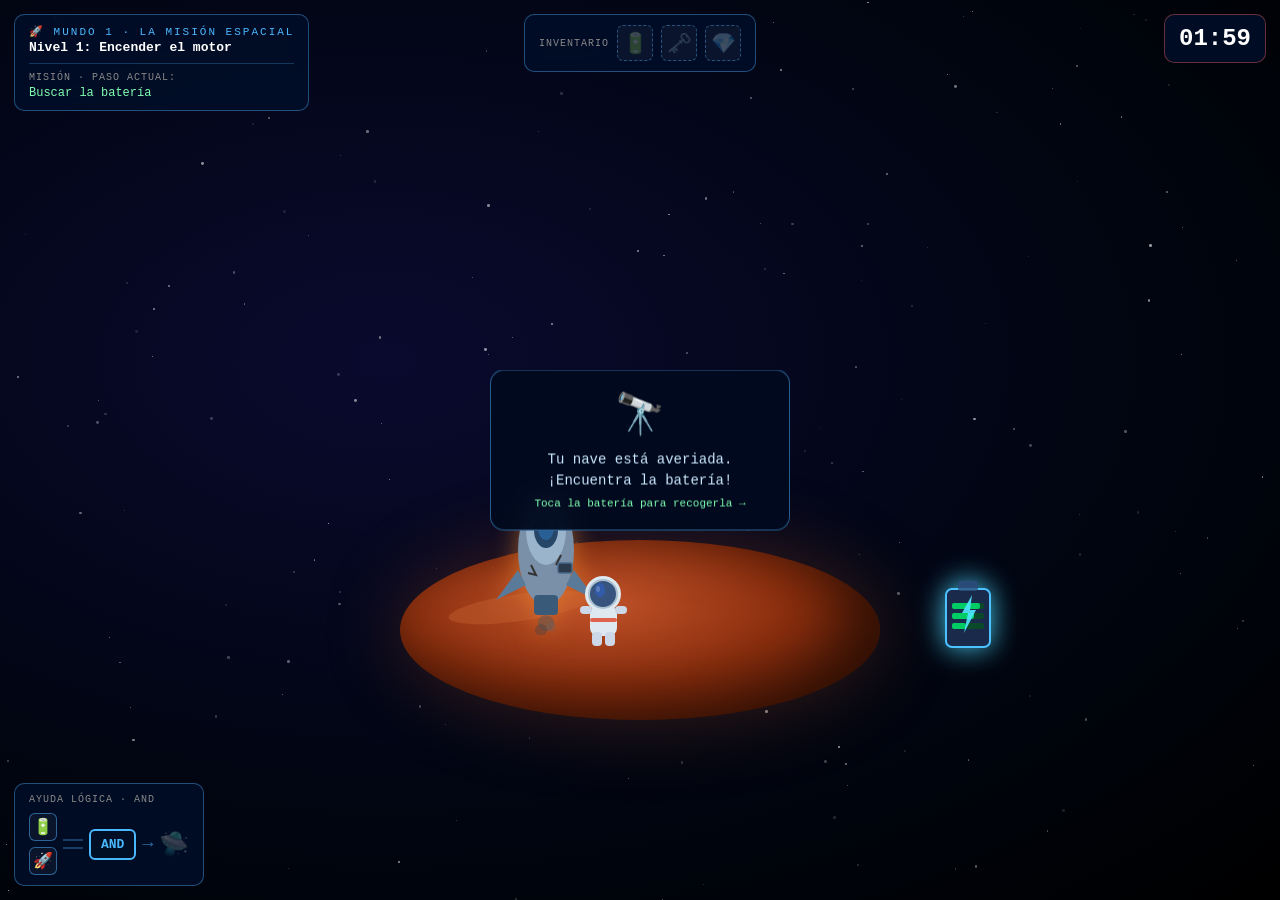
<file: index.html>
<!DOCTYPE html>
<html lang="es">
<head>
  <meta charset="UTF-8" />
  <meta name="viewport" content="width=device-width, initial-scale=1.0, user-scalable=no" />
  <link rel="icon" type="image/x-icon" href="assets/images/favicon.png">
  <title>La Misión Espacial</title>

  <!-- A-Frame -->
  <script src="https://aframe.io/releases/1.5.0/aframe.min.js"></script>

  <!-- Game systems (load first — no DOM dependency) -->
  <script src="src/systems/game-state.js"></script>
  <script src="src/systems/timer.js"></script>

  <!-- A-Frame components -->
  <script src="src/components/battery-pickup.js"></script>
  <script src="src/components/and-gate-logic.js"></script>

  <!-- UI controllers -->
  <script src="src/ui/hud.js"></script>
  <script src="src/ui/inventory.js"></script>
  <script src="src/ui/logic-helper.js"></script>

  <link rel="stylesheet" href="src/ui/hud.css" />
</head>
<body>
  <!--
    Router: loads the correct level scene into #level-mount.
    In a real build (Vite) you'd use dynamic import() or
    fetch() + innerHTML.  For now a simple hash-router works.
  -->
  <div id="level-mount"></div>

   <script>
    const routes = {
      '#level1': 'src/levels/level1-and.html',
      '#level2': 'src/levels/level2-or.html',
      '#level3': 'src/levels/level3-not.html',
      '#level4': 'src/levels/level4-combined.html',
    };
 
    /**
     * innerHTML silently drops <script> tags — the browser won't execute them.
     * This helper re-creates each script as a real DOM element so they run.
     */
    function injectHTML(container, html) {
      // 1. Wipe previous level (stops old timers via their own cleanup if any)
      container.innerHTML = '';
 
      // 2. Parse the incoming HTML string
      const doc = new DOMParser().parseFromString(html, 'text/html');
 
      // 3. Clone every node from <body> into the container
      //    For <script> nodes we must create a fresh element — cloneNode won't execute them
      Array.from(doc.body.childNodes).forEach(node => {
        if (node.nodeName === 'SCRIPT') {
          const s = document.createElement('script');
          // Copy attributes (type, src, defer, etc.)
          Array.from(node.attributes).forEach(a => s.setAttribute(a.name, a.value));
          s.textContent = node.textContent;
          container.appendChild(s);         // ← this triggers execution
        } else {
          container.appendChild(document.importNode(node, true));
        }
      });
 
      // 4. Also pull any <style> blocks from <head> (level-local CSS)
      Array.from(doc.head.querySelectorAll('style')).forEach(node => {
        const s = document.createElement('style');
        s.textContent = node.textContent;
        container.appendChild(s);
      });
    }
 
    async function navigate(hash) {
      const path = routes[hash] || routes['#level1'];
      try {
        const res  = await fetch(path);
        if (!res.ok) throw new Error(`HTTP ${res.status} loading ${path}`);
        const html = await res.text();
        injectHTML(document.getElementById('level-mount'), html);
      } catch (err) {
        console.error('[Router]', err);
      }
    }
 
    window.addEventListener('hashchange', () => navigate(location.hash));
    navigate(location.hash || '#level1');
  </script>
</body>
</html>
</file>
<file: src/ui/hud.css>
/* src/ui/hud.css
   ─────────────────────────────────────────────────────────────
   All HUD / overlay styles.
   The HUD lives in plain HTML *on top of* the A-Frame canvas,
   so it never affects 3D rendering performance.
   ──────────────────────────────────────────────────────────── */

/* ── Reset & base ─────────────────────────────────────────── */
*, *::before, *::after { box-sizing: border-box; margin: 0; padding: 0; }

body {
  font-family: 'Courier New', monospace;
  background: #000;
  overflow: hidden;
  width: 100vw;
  height: 100dvh;
}

/* ── HUD root ─────────────────────────────────────────────── */
#hud {
  position: fixed;
  inset: 0;
  pointer-events: none;   /* let touches pass through to AR canvas */
  z-index: 100;
}

/* Interactive children re-enable pointer events individually */
#hud [data-interactive] { pointer-events: all; }

/* ── Shared panel style ───────────────────────────────────── */
.hud-panel {
  background: rgba(0, 15, 40, 0.85);
  border: 1px solid rgba(80, 180, 255, 0.4);
  border-radius: 10px;
  backdrop-filter: blur(8px);
  padding: 10px 14px;
}

/* ── Top-left: mission info ───────────────────────────────── */
#top-bar {
  position: absolute;
  top: 14px;
  left: 14px;
  min-width: 220px;
}

#top-bar .world-label {
  font-size: 11px;
  color: #4ab8ff;
  letter-spacing: 2px;
  text-transform: uppercase;
}

#top-bar .level-label {
  font-size: 13px;
  color: #fff;
  font-weight: bold;
  margin-top: 2px;
}

#top-bar .mission-box {
  margin-top: 8px;
  border-top: 1px solid rgba(80, 180, 255, 0.25);
  padding-top: 8px;
}

#top-bar .mission-title {
  font-size: 10px;
  color: #888;
  text-transform: uppercase;
  letter-spacing: 1px;
}

#top-bar .mission-step {
  font-size: 12px;
  color: #7fffb2;
  margin-top: 3px;
}

/* ── Top-right: timer ─────────────────────────────────────── */
#timer {
  position: absolute;
  top: 14px;
  right: 14px;
  font-size: 24px;
  color: #fff;
  font-weight: bold;
  text-align: center;
  min-width: 80px;
  border-color: rgba(255, 100, 100, 0.4);
}

#timer.urgent {
  color: #ff4444;
  animation: pulse-red 0.5s infinite alternate;
}

@keyframes pulse-red {
  from { border-color: rgba(255, 60, 60, 0.4); }
  to   { border-color: rgba(255, 60, 60, 1);
         box-shadow: 0 0 16px rgba(255, 60, 60, 0.5); }
}

/* ── Top-center: inventory ────────────────────────────────── */
#inventory {
  position: absolute;
  top: 14px;
  left: 50%;
  transform: translateX(-50%);
  display: flex;
  align-items: center;
  gap: 8px;
}

#inventory .inv-label {
  font-size: 10px;
  color: #888;
  text-transform: uppercase;
  letter-spacing: 1px;
}

.inv-slot {
  width: 36px;
  height: 36px;
  border: 1px dashed rgba(80, 180, 255, 0.4);
  border-radius: 6px;
  display: flex;
  align-items: center;
  justify-content: center;
  font-size: 20px;
  background: rgba(255, 255, 255, 0.04);
  transition: all 0.3s;
}

.inv-slot.filled {
  border-color: #4ab8ff;
  background: rgba(74, 184, 255, 0.15);
  box-shadow: 0 0 10px rgba(74, 184, 255, 0.3);
}

/* ── Bottom-left: logic hint ──────────────────────────────── */
#logic-hint {
  position: absolute;
  bottom: 14px;
  left: 14px;
}

#logic-hint .hint-label {
  font-size: 10px;
  color: #888;
  text-transform: uppercase;
  letter-spacing: 1px;
  margin-bottom: 8px;
}

.gate-diagram {
  display: flex;
  align-items: center;
  gap: 6px;
}

.gate-input { display: flex; flex-direction: column; gap: 6px; }

.gate-chip {
  width: 28px;
  height: 28px;
  border-radius: 6px;
  border: 1.5px solid rgba(80, 180, 255, 0.5);
  display: flex;
  align-items: center;
  justify-content: center;
  font-size: 16px;
  transition: all 0.3s;
  background: rgba(255, 255, 255, 0.04);
}

.gate-chip.active {
  border-color: #7fffb2;
  background: rgba(127, 255, 178, 0.15);
  box-shadow: 0 0 8px rgba(127, 255, 178, 0.4);
}

.connector {
  width: 20px;
  height: 2px;
  background: rgba(80, 180, 255, 0.3);
  transition: background 0.3s;
}

.connector.lit {
  background: #7fffb2;
  box-shadow: 0 0 6px #7fffb2;
}

.gate-and {
  background: rgba(0, 15, 40, 0.6);
  border: 2px solid #4ab8ff;
  border-radius: 6px;
  padding: 6px 10px;
  color: #4ab8ff;
  font-size: 13px;
  font-weight: bold;
}

.gate-arrow { color: rgba(80, 180, 255, 0.6); font-size: 18px; }

.gate-output { font-size: 24px; opacity: 0.3; transition: all 0.3s; }
.gate-output.active { opacity: 1; filter: drop-shadow(0 0 8px #7fffb2); }

/* ── Control panel (bottom center) ───────────────────────── */
#control-panel {
  position: fixed;
  bottom: 0;
  left: 0;
  right: 0;
  height: 180px;
  background: linear-gradient(180deg,
    rgba(0, 5, 20, 0) 0%,
    rgba(0, 10, 35, 0.97) 25%);
  display: flex;
  align-items: flex-end;
  justify-content: center;
  padding-bottom: 20px;
  gap: 20px;
  z-index: 200;
  pointer-events: none;
}

#control-panel.hidden { display: none; }

.ctrl-btn {
  pointer-events: all;
  width: 110px;
  height: 110px;
  border-radius: 16px;
  border: 2px solid rgba(80, 180, 255, 0.4);
  background: rgba(0, 15, 40, 0.9);
  backdrop-filter: blur(10px);
  cursor: pointer;
  display: flex;
  flex-direction: column;
  align-items: center;
  justify-content: center;
  gap: 8px;
  transition: all 0.2s;
  position: relative;
  overflow: hidden;
}

.ctrl-btn::before {
  content: '';
  position: absolute;
  inset: 0;
  border-radius: 16px;
  background: radial-gradient(circle at 50% 0%,
    rgba(80, 180, 255, 0.15), transparent 70%);
}

.ctrl-btn:hover { transform: translateY(-4px); border-color: rgba(80,180,255,0.8); }

.ctrl-btn.active {
  border-color: #7fffb2;
  background: rgba(0, 40, 20, 0.9);
  box-shadow: 0 0 20px rgba(127,255,178,0.4),
              inset 0 0 20px rgba(127,255,178,0.1);
}

.ctrl-btn.blink { animation: btn-blink 1s infinite; }

@keyframes btn-blink {
  0%,100% { box-shadow: 0 0 6px rgba(80,180,255,0.3); }
  50%     { box-shadow: 0 0 22px rgba(80,180,255,0.9);
            border-color: #4ab8ff; }
}

.ctrl-icon  { font-size: 36px; }
.ctrl-label {
  font-size: 9px;
  color: rgba(255,255,255,0.6);
  text-transform: uppercase;
  letter-spacing: 1.5px;
  text-align: center;
}

/* ── Toast notification ───────────────────────────────────── */
#toast {
  position: fixed;
  top: 90px;
  left: 50%;
  transform: translateX(-50%) translateY(-10px);
  background: rgba(127, 255, 178, 0.15);
  border: 1px solid #7fffb2;
  border-radius: 8px;
  padding: 10px 20px;
  color: #7fffb2;
  font-size: 13px;
  z-index: 400;
  opacity: 0;
  transition: all 0.3s;
  pointer-events: none;
  white-space: nowrap;
}

#toast.show {
  opacity: 1;
  transform: translateX(-50%) translateY(0);
}

/* ── Step message (center overlay) ───────────────────────── */
#step-msg {
  position: fixed;
  top: 50%;
  left: 50%;
  transform: translate(-50%, -50%);
  background: rgba(0, 10, 30, 0.95);
  border: 1px solid rgba(80, 180, 255, 0.5);
  border-radius: 14px;
  padding: 20px 30px;
  text-align: center;
  z-index: 300;
  pointer-events: none;
  opacity: 0;
  transition: opacity 0.4s;
  backdrop-filter: blur(12px);
  max-width: 300px;
}

#step-msg.show { opacity: 1; }
#step-msg .msg-icon { font-size: 40px; margin-bottom: 10px; }
#step-msg .msg-text { font-size: 14px; color: #cce8ff; line-height: 1.5; }
#step-msg .msg-sub  { font-size: 11px; color: #7fffb2; margin-top: 6px; }

/* ── Win screen ───────────────────────────────────────────── */
#win-screen {
  display: none;
  position: fixed;
  inset: 0;
  background: rgba(0, 5, 20, 0.95);
  z-index: 500;
  align-items: center;
  justify-content: center;
  flex-direction: column;
  gap: 20px;
  text-align: center;
}

#win-screen.show { display: flex; }

.win-title {
  font-size: 36px;
  font-weight: bold;
  color: #7fffb2;
  letter-spacing: 3px;
  animation: glow-green 2s infinite alternate;
}

@keyframes glow-green {
  from { text-shadow: 0 0 10px rgba(127,255,178,0.5); }
  to   { text-shadow: 0 0 30px rgba(127,255,178,1),
                      0 0 60px rgba(127,255,178,0.5); }
}

.win-sub { font-size: 14px; color: #aaa; }

.win-logic {
  background: rgba(0, 15, 40, 0.8);
  border: 1px solid rgba(80, 180, 255, 0.4);
  border-radius: 12px;
  padding: 16px 24px;
  font-size: 13px;
  color: #cce8ff;
  max-width: 320px;
  line-height: 1.8;
}

.win-logic strong { color: #4ab8ff; }

.next-btn {
  pointer-events: all;
  padding: 14px 32px;
  background: linear-gradient(135deg, #4ab8ff, #1a6aff);
  border: none;
  border-radius: 10px;
  color: #fff;
  font-size: 15px;
  font-weight: bold;
  cursor: pointer;
  letter-spacing: 1px;
  transition: transform 0.2s, box-shadow 0.2s;
}

.next-btn:hover {
  transform: scale(1.05);
  box-shadow: 0 0 20px rgba(74,184,255,0.6);
}

/* ── AR viewport (dev / fallback background) ──────────────── */
#ar-viewport {
  position: fixed;
  inset: 0;
  background: radial-gradient(ellipse at 30% 40%,
    #0a0a2e 0%, #000510 60%, #000 100%);
  overflow: hidden;
}

.star {
  position: absolute;
  border-radius: 50%;
  background: #fff;
  animation: twinkle var(--d, 3s) infinite alternate;
}

@keyframes twinkle {
  from { opacity: 0.2; transform: scale(1); }
  to   { opacity: 1;   transform: scale(1.4); }
}
</file>
